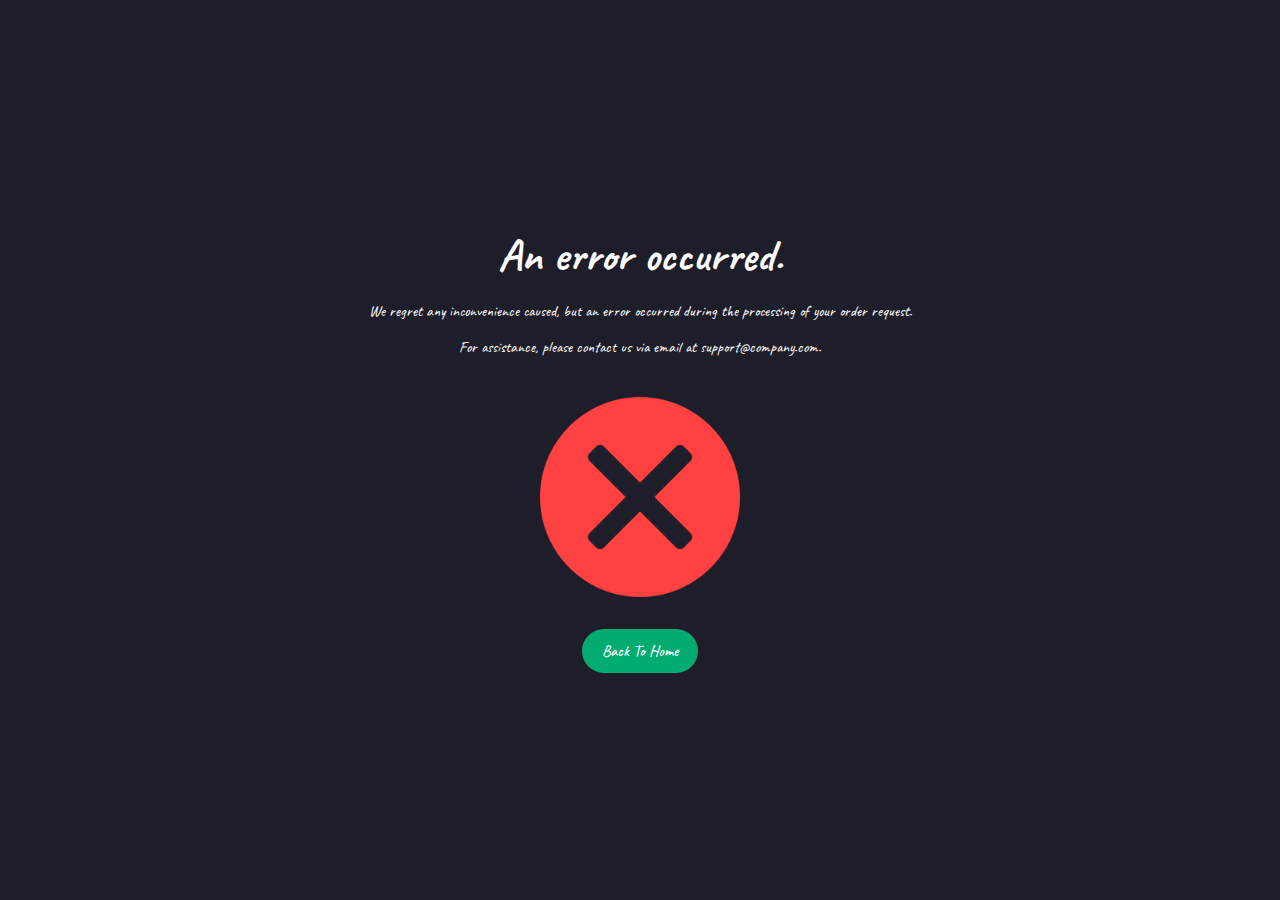
<file: cancel.html>
<!DOCTYPE html>
<html lang="en">
<head>
    <meta charset="UTF-8">
    <meta name="viewport" content="width=device-width, initial-scale=1.0">
    <title>Cancel Payment</title>
     <!-- main style -->
     <link rel="stylesheet" href="ecom.css">
</head>
<body>
    <div class="sc-container">
     <h1>An error occurred.</h1>
     <p>We regret any inconvenience caused, but an error occurred during the processing
         of your order request.</p>
         <p>For assistance, please contact us via email at support@company.com.</p>
     <img src="images/cancel.png">

     <a href="#" class="sc-btn">Back To Home </a>
    </div>
</body>
</html>
</file>
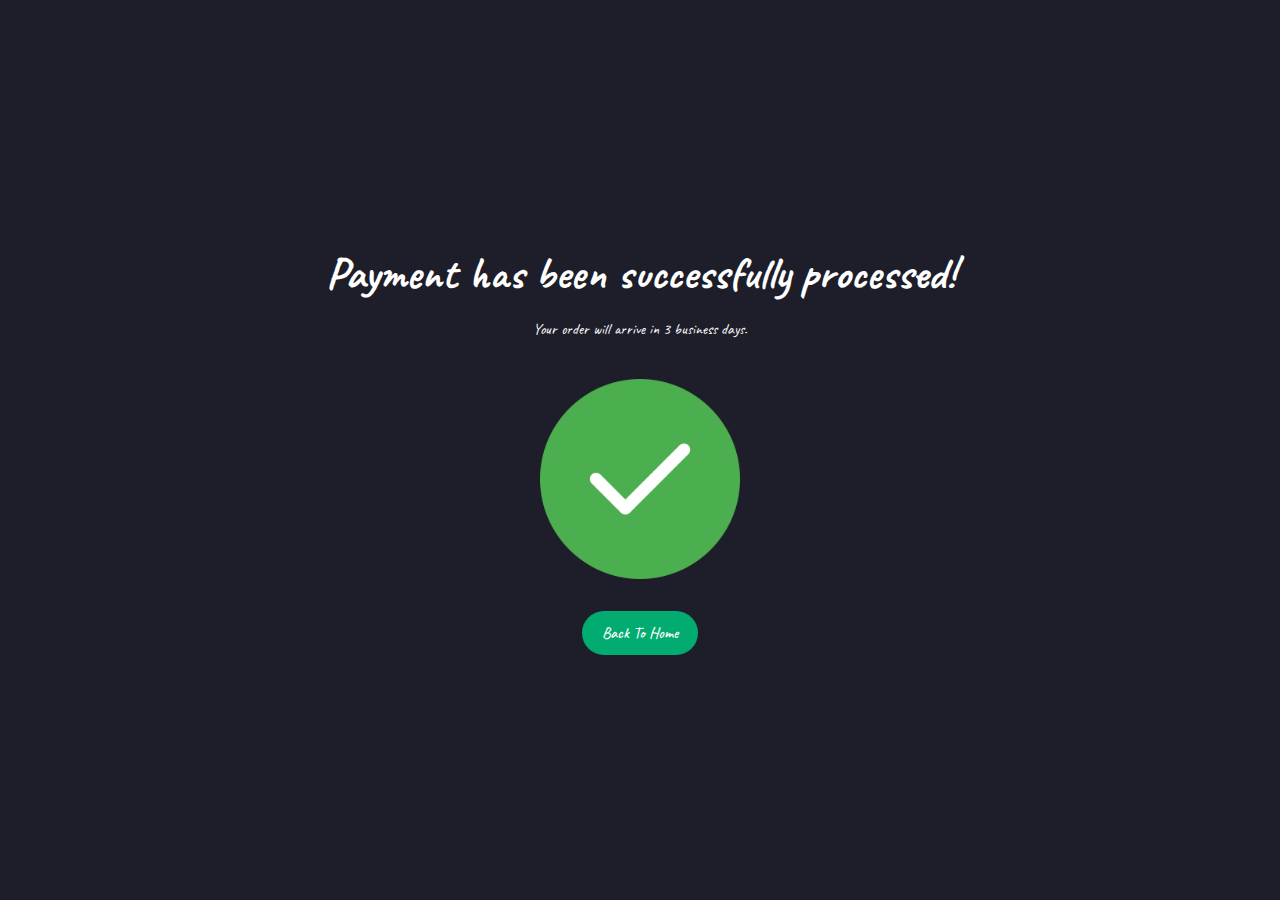
<file: successful.html>
<!DOCTYPE html>
<html lang="en">
<head>
    <meta charset="UTF-8">
    <meta name="viewport" content="width=device-width, initial-scale=1.0">
    <title>Successful Payment</title>
     <!-- main style -->
     <link rel="stylesheet" href="ecom.css">
</head>
<body>
    <div class="sc-container">
     <h1>Payment has been successfully processed!</h1>
     <p>Your order will arrive in 3 business days.</p>
     <img src="images/success.png">

     <a href="#" class="sc-btn">Back To Home </a>
    </div>
</body>
</html>
</file>
<file: ecom.css>
/* Google Fonts */
@import url('https://fonts.googleapis.com/css2?family=Caveat:wght@400;500;600;700&display=swap');

*{
    font-family: 'Caveat', cursive;
    margin: 0;
    padding: 0;
    scroll-behavior: smooth;
    box-sizing: border-box; 
    list-style: none;
    text-decoration: none;
}

:root{
    --main-color: #fd4646;
    --text-color: #02ac70; 
    --bg-color: #fff;
    --container-color: #1e1e2a;
}

img{
    width: 100%;
}

body{
    color: var(--bg-color);
    background: var(--container-color);
}

section{
    padding: 4rem 0 3rem;
}

.container{
    max-width: 1068px;
    margin: auto;
    width: 100%;
}

header{
    position: fixed;
    top: 0;
    left: 0;
    width: 100%;
    background: var(--container-color);
    box-shadow: 0 1px 4px hsl(0, 0%, 98%, 0.1);
    z-index: 100;
}

.nav{
    display: flex;
    align-items: center;
    justify-content: space-between;
    padding: 20px 0;
}
.logo{
    font-size: 1.1rem;
    color: var(--bg-color);
    font-weight: 2000;
}

#cart-icon{
    position: relative;
    font-size: 1.8rem;
    cursor: pointer;
}

#cart-icon[data-quantity]::after{
    contain: '';
}

#cart-icon[data-quantity]::after{
    content: '';
    position: absolute;
    top: 0;
    right: -12px;
    width: 20px;
    height: 20px;
    background: var(--text-color);
    border-radius: 50%;
    -webkit-border-radius: 50%;
    -moz-border-radius: 50%;
    -ms-border-radius: 50%;
    -o-border-radius: 50%;
    color: white;
    font-size: 12px;
    font-weight: 500;
    display: flex;
    justify-content: center;
    align-items: center;
}

/* Cart */
.cart{
    position: fixed;
    top: 0;
    right: -100%;
    width: 360px;
    min-height: 100vh;
    padding: 20px;
    background: var(--container-color);
    box-shadow: -2px 0 4px hsl(0, 4%, 15% / 10%);
    transition: 0.3s cubic-bezier(0.075, 0.82, 0.165, 1);
}

.cart.active{
    right: 0;
    transition: 0.3s cubic-bezier(0.075, 0.82, 0.165, 1);
}

.cart-title{
    text-align: center;
    font-size: 1.5rem;
    font-weight: 600;
    margin-top: 2rem;
}

.total{
    display: flex;
    justify-content: flex-end;
    margin-top: 1.5rem;
    border-top: 1px solid var(--text-color);
}

.total-title{
    font-size: 1.2rem;
    font-weight: 600;
    margin-top: 1rem;
}

.total-price{
    font-size: 1.075rem;
    margin: 1rem 0 0 0.7rem;
}

.btn-buy{
    display: flex;
    justify-content: center;
    margin: 1.5rem auto 0 auto;
    padding: 12px 20px;
    width: 50%;
    text-align: center;
    border: none;
    border-radius: 2rem;
    background: var(--text-color);
    color:  var(--bg-color);
    font-size: 1rem;
    font-style: italic;
    font-weight: 500;
    cursor: pointer;
}

#close-cart{
    position: absolute;
    top: 1rem;
    right: 0.8rem;
    font-size: 2rem;
    color: var(--text-color);
    cursor: pointer;
}

.cart-box{
    display: grid;
    grid-template-columns: 32% 50% 18%;
    align-items: center;
    gap: 1rem;
    margin-top: 1rem;
}

.cart-img{
    width: 100px;
    height: 100px;
    object-fit: contain;
    object-position: center;
    padding: 10px;
}

.detail-box{
    display: grid;
    row-gap: 0.5rem;
}

.cart-product-title{
    font-size: 1rem;
    font-weight: 500;
    text-transform: uppercase;
}

.cart-price{
    font-weight: 500;
}

.cart-quantity{
    border: 1px solid var(--text-color);
    outline-color: var(--main-color);
    width: 2.8rem;
    text-align: center;
    font-size: 1rem;
    border-radius: 4px;
    -webkit-border-radius: 4px;
    -moz-border-radius: 4px;
    -ms-border-radius: 4px;
    -o-border-radius: 4px;
}

.cart-remove{
    font-size: 24px;
    color: var(--main-color);
    cursor: pointer;
}

.section-title{
    font-size: 1.5rem;
    font-weight: 600;
    text-align: center;
    margin-bottom: 1.8rem;
}

.shop{
    margin-top: 2rem;
}

.shop-content{
    display: grid;
    grid-template-columns: repeat(auto-fit, minmax(220px, auto));
    gap: 1.5rem;
}

.product-box{
    position: relative;
    background: #2d2e37;
    padding: 10px;
    border-radius: 5px;
    -webkit-border-radius: 5px;
    -moz-border-radius: 5px;
    -ms-border-radius: 5px;
    -o-border-radius: 5px;
    transition: 0.4s cubic-bezier(0.075, 0.82, 0.165, 1);
    -webkit-transition: 0.4s cubic-bezier(0.075, 0.82, 0.165, 1);
    -moz-transition: 0.4s cubic-bezier(0.075, 0.82, 0.165, 1);
    -ms-transition: 0.4s cubic-bezier(0.075, 0.82, 0.165, 1);
    -o-transition: 0.4s cubic-bezier(0.075, 0.82, 0.165, 1);
}

.product-box:hover{
    background: var(--bg-color);
    border: 1px solid #f0f0f0;
    box-shadow: 0 8px 32px hsla(0.75, 0.82, 0.165, 1);
    transition: 0.4s cubic-bezier(0.075, 0.82, 0.165, 1);
    -webkit-transition: 0.4s cubic-bezier(0.075, 0.82, 0.165, 1);
    -moz-transition: 0.4s cubic-bezier(0.075, 0.82, 0.165, 1);
    -ms-transition: 0.4s cubic-bezier(0.075, 0.82, 0.165, 1);
    -o-transition: 0.4s cubic-bezier(0.075, 0.82, 0.165, 1);
}

.product-box:hover .product-title,
.product-box:hover .price{
    color: #141414;
}

.product-image{
   width: 100%;
   height: auto;
   border-radius: 5px;
   -webkit-border-radius: 5px;
   -moz-border-radius: 5px;
   -ms-border-radius: 5px;
   -o-border-radius: 5px;
   margin-bottom: 0.5rem;
}

.product-title{
    font-size: 1.1rem;
    font-weight: 600;
    text-transform: uppercase;
    margin-bottom: 0.8rem;
}

.price{
    font-weight: 500;
}

.add-cart{
    position: absolute;
    bottom: 10px;
    right: 10px;
    background: var(--text-color);
    color: var(--bg-color);
    padding: 10px;
    font-size: 1.2rem;
    border-radius: 50%;
    -webkit-border-radius: 50%;
    -moz-border-radius: 50%;
    -ms-border-radius: 50%;
    -o-border-radius: 50%;
    cursor: pointer;
}

.add-cart:hover{
    background: hsl(249, 32%, 17%);
}

.sc-container{
    width: 100%;
    height: 100vh;
    display: flex;
    flex-direction: column;
    justify-content: center;
    align-items: center;
}

.sc-container img{
    width: 200px;
    margin: 2rem 0;
}

.sc-container h1{
    font-size: 2.8rem;
    margin-bottom: 10px;
}

.sc-container p{
    max-width: 600;
    font-size: 0.970rem;
    text-align: center;
    margin: 0.5rem 0;
}

.sc-btn{
    padding: 12px 20px;
    border-radius: 2rem;
    -webkit-border-radius: 2rem;
    -moz-border-radius: 2rem;
    -ms-border-radius: 2rem;
    -o-border-radius: 2rem;
    background: var(--text-color);
    color: var(--bg-color);
    font-size: 1rem;
    font-weight: 500;
}

/* Responsive */
@media (max-width: 1080px) {
    .nav{
        padding: 14px 0;
    }
    section{
        padding: 3rem 0 2rem;
    }
    .container{
        margin: 0 auto;
        width: 90%;
    }
    .shop{
        margin-top: 2rem !important;
    }
}

@media (max-width: 400px) {
    .nav{
        padding: 12px 0;
    }
   .logo{
    font-size: 1rem;
   }
   .cart{
    width: 320px;
   }
}

@media (max-width: 360px) {
    .shop{
        margin-top: 2rem !important;
    }
   .cart{
    width:100%;
   }
}
</file>
